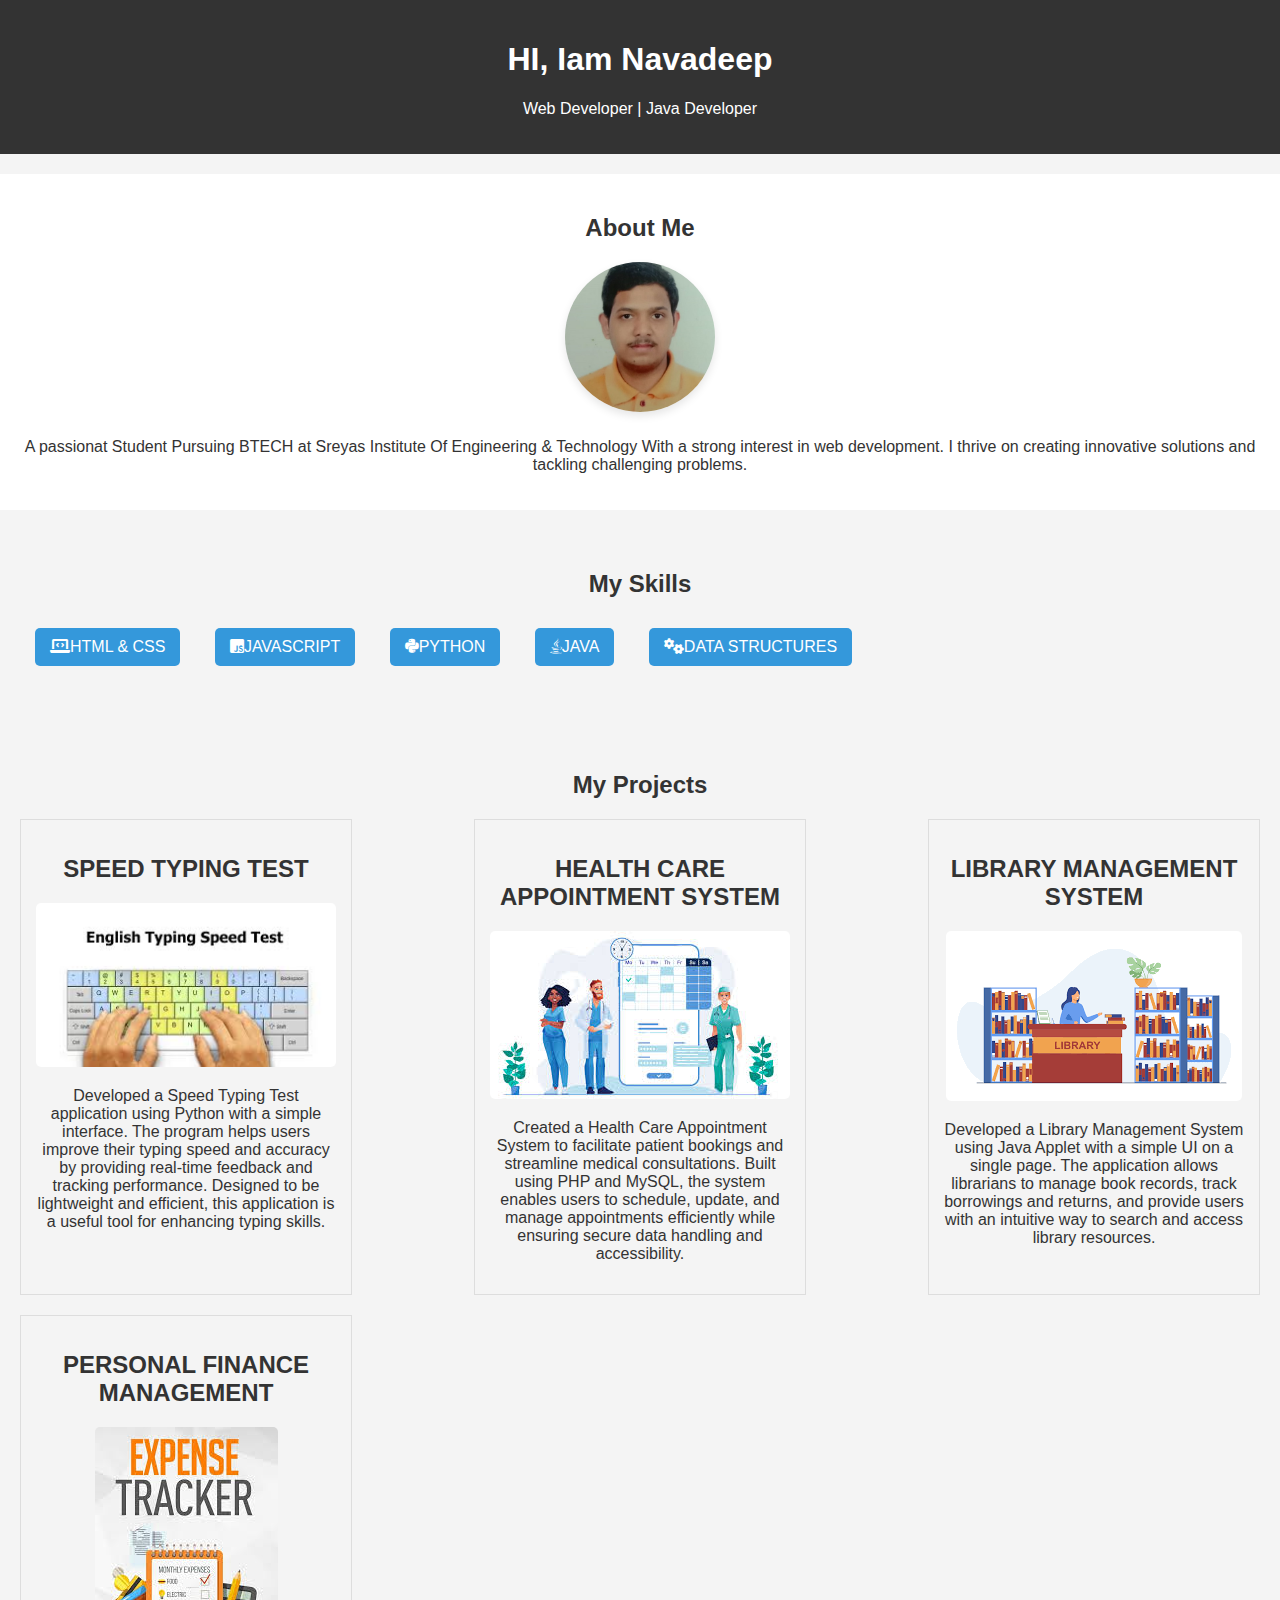
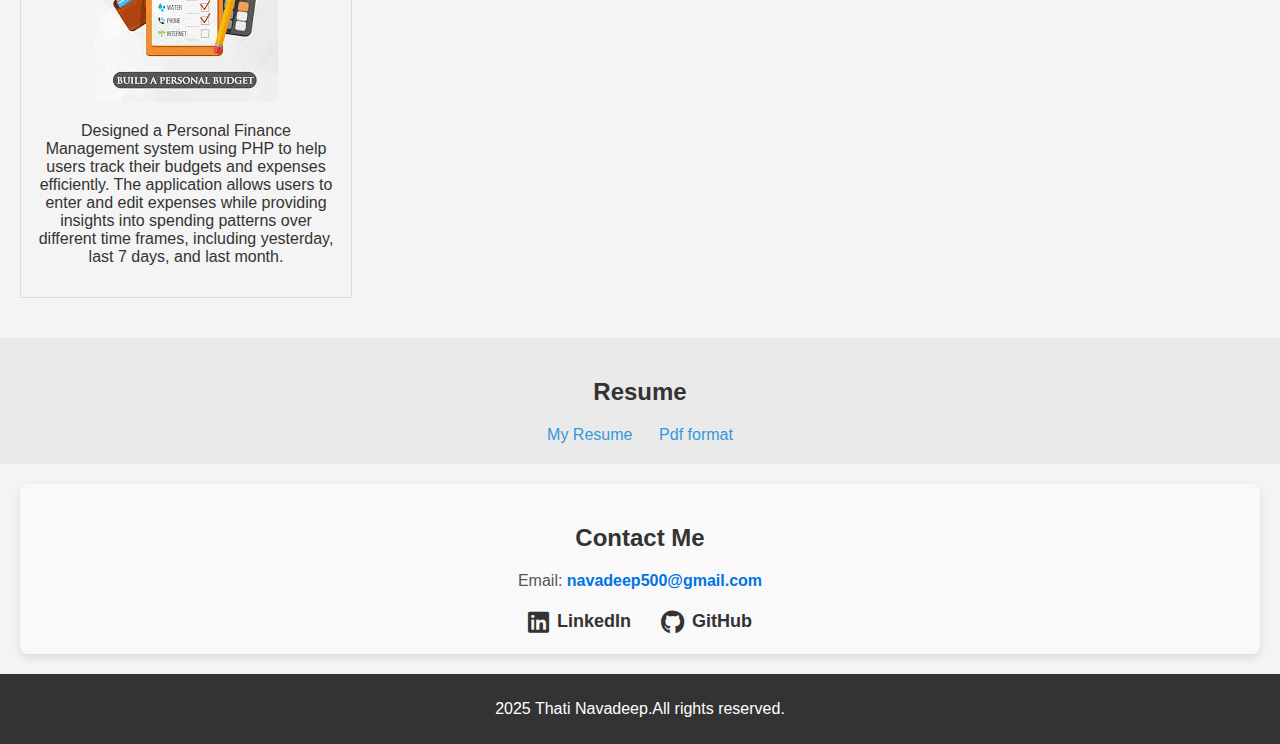
<file: index.html>
<!DOCTYPE html>
<html lang="en">
<head>
    <meta charset="UTF-8">
    <meta name="viewport" content="width=device-width, initial-scale=1.0">
    <link rel="stylesheet" href="styles.css">
    <link href="https://cdnjs.cloudflare.com/ajax/libs/font-awesome/6.0.0-beta3/css/all.min.css" rel="stylesheet">
    <title>T Navadeep</title>
</head>
<body>
    <header class="header">
    <h1>HI, Iam Navadeep</h1>
    <p>Web Developer | Java Developer</p>
    </header>
    <section class="me">
        <h2>About Me</h2>
        <div class="content">
        <img src="p2.jpeg" class="profile">
    <p>A passionat Student Pursuing BTECH at Sreyas Institute Of Engineering & Technology With a strong interest in  web development. I thrive on creating innovative solutions and tackling challenging problems.</p>
        </div>
    </section>
    <section class="skills">
        <h2>My Skills</h2>
        <ul>
            <li>
                <i class="fas fa-laptop-code logo-icon"></i>HTML & CSS</li>
            <li>
                  <i class="fab fa-js-square logo-icon"></i>JAVASCRIPT</li>
            <li>
                    <i class="fab fa-python logo-icon"></i>PYTHON</li>
            <li>
                <i class="fab fa-java logo-icon"></i>JAVA</li>
            <li>
                <i class="fas fa-cogs logo-icon"></i>DATA STRUCTURES</li>
        </ul>
    </section>
    <section class="projects">
        <h2>My Projects</h2>
        <div class="project-list">
            <div class="project">
                <h2>SPEED TYPING TEST</h2>
                <img src="speed.jpg">
                <p>Developed a Speed Typing Test application using Python with a simple interface. The program helps users improve their typing speed and accuracy by providing real-time feedback and tracking performance. Designed to be lightweight and efficient, this application is a useful tool for enhancing typing skills.</p>
            </div>
            <div class="project">
                <h2>HEALTH CARE APPOINTMENT SYSTEM</h2>
                <img src="health.jpg">
                <p>Created a Health Care Appointment System to facilitate patient bookings and streamline medical consultations. Built using PHP and MySQL, the system enables users to schedule, update, and manage appointments efficiently while ensuring secure data handling and accessibility.</p>
            </div>
            <div class="project">
                <h2>LIBRARY MANAGEMENT SYSTEM</h2>
                <img src="library.jpg">
                <p>Developed a Library Management System using Java Applet with a simple UI on a single page. The application allows librarians to manage book records, track borrowings and returns, and provide users with an intuitive way to search and access library resources.</p>
            </div>
            <div class="project">
                <h2>PERSONAL FINANCE MANAGEMENT</h2>
                <img src="finance.jpg">
                <p>Designed a Personal Finance Management system using PHP to help users track their budgets and expenses efficiently. The application allows users to enter and edit expenses while providing insights into spending patterns over different time frames, including yesterday, last 7 days, and last month.</p>
            </div>
            
    </section>
    <section class="resume">
        <h2>Resume</h2>
        <a href="resume.html" >My Resume</a>&nbsp;&nbsp;&nbsp;&nbsp;&nbsp;
        <a href="navadeep resume.pdf" >Pdf format</a>
    </section>

    <section class="contact">
        <h2>Contact Me</h2>
        <p>Email: <a href="mailto:navadeep500@gmail.com" class="email-link">navadeep500@gmail.com</a></p>
        <div class="social-links">
            <a href="https://www.linkedin.com/in/thati-navadeep/" target="_blank" class="social-link">
                <i class="fab fa-linkedin social-icon"></i> LinkedIn
            </a>
            <a href="https://github.com/navadeep2/" target="_blank" class="social-link">
                <i class="fab fa-github social-icon"></i> GitHub
            </a>
        </div>
    </section>
    
    <footer class="footer">
        <p>2025 Thati Navadeep.All rights reserved.</p>
    </footer>
</body>
</html>
</file>
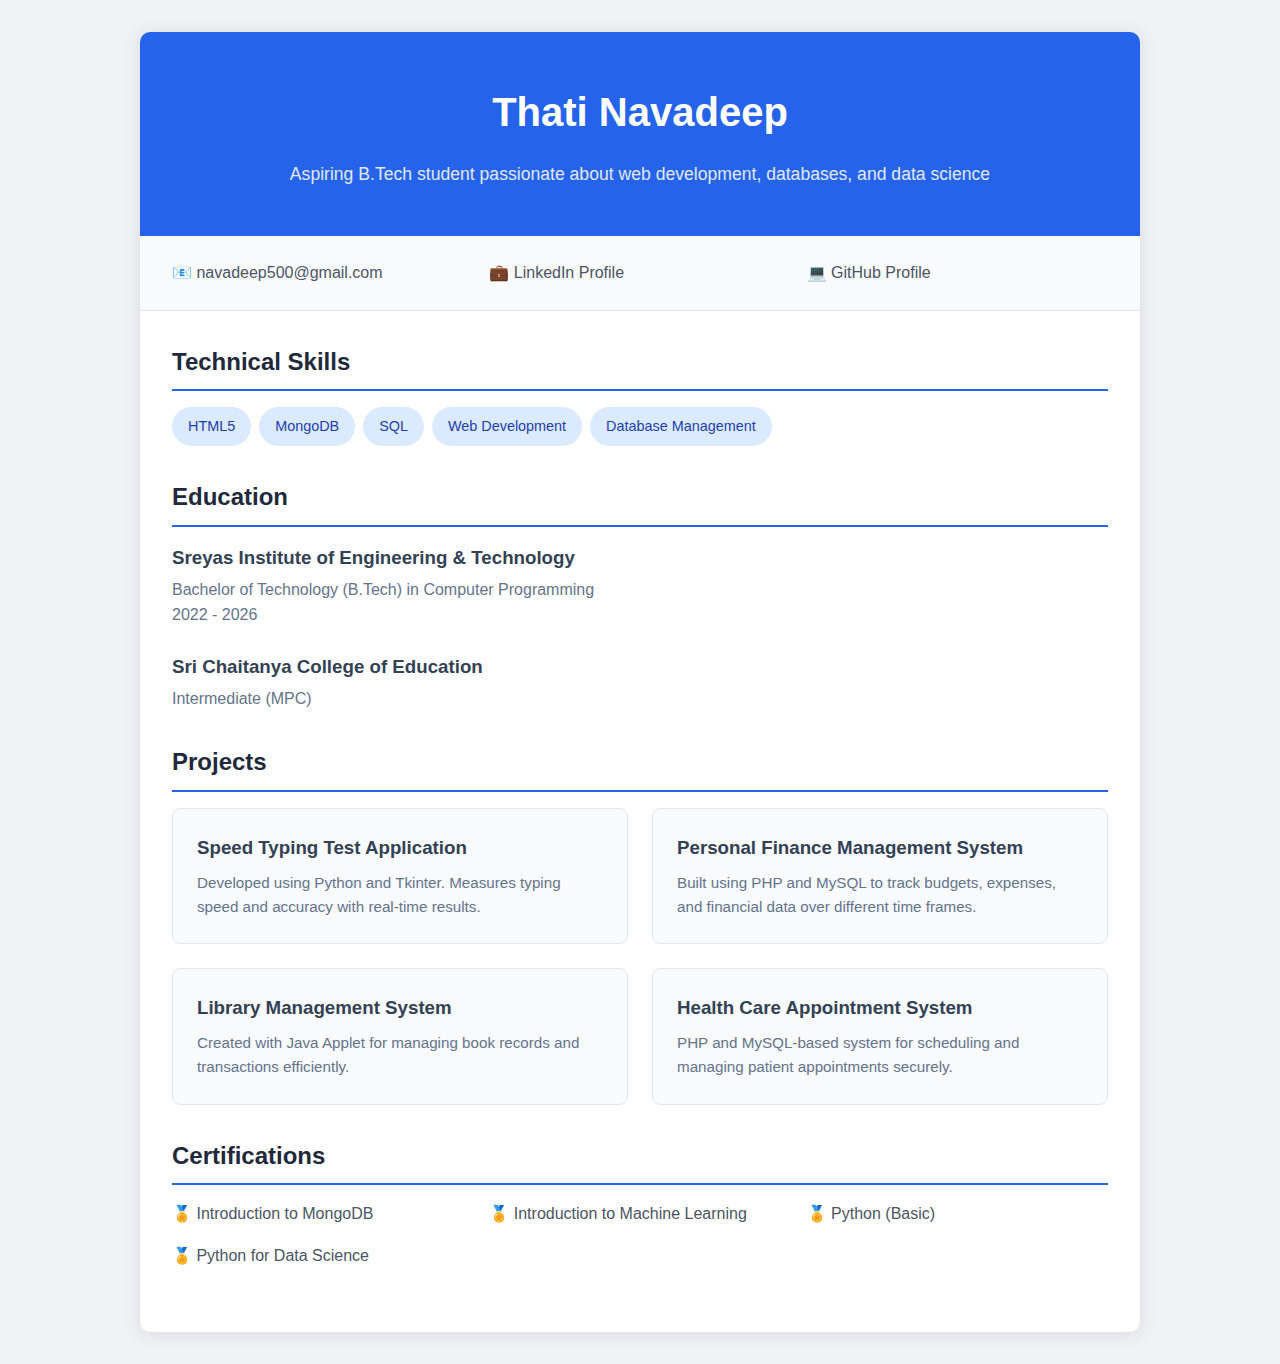
<file: resume.html>
<!DOCTYPE html>
<html lang="en">
<head>
    <meta charset="UTF-8">
    <meta name="viewport" content="width=device-width, initial-scale=1.0">
    <title>Thati Navadeep - Resume</title>
    <style>
        * {
            margin: 0;
            padding: 0;
            box-sizing: border-box;
            font-family: 'Arial', sans-serif;
        }

        body {
            background-color: #f0f2f5;
            padding: 2rem;
            line-height: 1.6;
        }

        .container {
            max-width: 1000px;
            margin: 0 auto;
            background: white;
            box-shadow: 0 2px 20px rgba(0, 0, 0, 0.1);
            border-radius: 10px;
            overflow: hidden;
        }

        .header {
            background: #2563eb;
            color: white;
            padding: 3rem 2rem;
            text-align: center;
        }

        .header h1 {
            font-size: 2.5rem;
            margin-bottom: 1rem;
        }

        .header p {
            color: #e2e8f0;
            font-size: 1.1rem;
        }

        .contact-info {
            display: grid;
            grid-template-columns: repeat(3, 1fr);
            gap: 1rem;
            padding: 1.5rem 2rem;
            background: #f8fafc;
            border-bottom: 1px solid #e2e8f0;
        }

        .contact-info a {
            color: #4b5563;
            text-decoration: none;
            display: flex;
            align-items: center;
            gap: 0.5rem;
        }

        .contact-info a:hover {
            color: #2563eb;
        }

        .main-content {
            padding: 2rem;
        }

        .section {
            margin-bottom: 2rem;
        }

        .section-title {
            color: #1e293b;
            font-size: 1.5rem;
            margin-bottom: 1rem;
            padding-bottom: 0.5rem;
            border-bottom: 2px solid #2563eb;
        }

        .skills-list {
            display: flex;
            flex-wrap: wrap;
            gap: 0.5rem;
            margin-top: 1rem;
        }

        .skill-tag {
            background: #dbeafe;
            color: #1e40af;
            padding: 0.5rem 1rem;
            border-radius: 20px;
            font-size: 0.9rem;
        }

        .education-item {
            margin-bottom: 1.5rem;
        }

        .education-item h3 {
            color: #334155;
            margin-bottom: 0.25rem;
        }

        .education-item p {
            color: #64748b;
        }

        .projects-grid {
            display: grid;
            grid-template-columns: repeat(auto-fit, minmax(300px, 1fr));
            gap: 1.5rem;
            margin-top: 1rem;
        }

        .project-card {
            background: #f8fafc;
            padding: 1.5rem;
            border-radius: 8px;
            border: 1px solid #e2e8f0;
        }

        .project-card h3 {
            color: #334155;
            margin-bottom: 0.5rem;
        }

        .project-card p {
            color: #64748b;
            font-size: 0.95rem;
        }

        .certifications-list {
            display: grid;
            grid-template-columns: repeat(auto-fit, minmax(250px, 1fr));
            gap: 1rem;
            margin-top: 1rem;
        }

        .certification-item {
            display: flex;
            align-items: center;
            gap: 0.5rem;
            color: #4b5563;
        }

        @media print {
            body {
                background: white;
                padding: 0;
            }

            .container {
                box-shadow: none;
            }
        }

        @media (max-width: 768px) {
            body {
                padding: 1rem;
            }

            .header {
                padding: 2rem 1rem;
            }

            .main-content {
                padding: 1rem;
            }

            .contact-info {
                grid-template-columns: 1fr;
            }
        }
    </style>
</head>
<body>
    <div class="container">
        <header class="header">
            <h1>Thati Navadeep</h1>
            <p>Aspiring B.Tech student passionate about web development, databases, and data science</p>
        </header>

        <div class="contact-info">
            <a href="mailto:navadeep500@gmail.com">📧 navadeep500@gmail.com</a>
            <a href="https://www.linkedin.com/in/thati-navadeep" target="_blank">💼 LinkedIn Profile</a>
            <a href="https://github.com/navadeep2/" target="_blank">💻 GitHub Profile</a>
        </div>

        <main class="main-content">
            <section class="section">
                <h2 class="section-title">Technical Skills</h2>
                <div class="skills-list">
                    <span class="skill-tag">HTML5</span>
                    <span class="skill-tag">MongoDB</span>
                    <span class="skill-tag">SQL</span>
                    <span class="skill-tag">Web Development</span>
                    <span class="skill-tag">Database Management</span>
                </div>
            </section>

            <section class="section">
                <h2 class="section-title">Education</h2>
                <div class="education-item">
                    <h3>Sreyas Institute of Engineering & Technology</h3>
                    <p>Bachelor of Technology (B.Tech) in Computer Programming</p>
                    <p>2022 - 2026</p>
                </div>
                <div class="education-item">
                    <h3>Sri Chaitanya College of Education</h3>
                    <p>Intermediate (MPC)</p>
                </div>
            </section>

            <section class="section">
                <h2 class="section-title">Projects</h2>
                <div class="projects-grid">
                    <div class="project-card">
                        <h3>Speed Typing Test Application</h3>
                        <p>Developed using Python and Tkinter. Measures typing speed and accuracy with real-time results.</p>
                    </div>
                    <div class="project-card">
                        <h3>Personal Finance Management System</h3>
                        <p>Built using PHP and MySQL to track budgets, expenses, and financial data over different time frames.</p>
                    </div>
                    <div class="project-card">
                        <h3>Library Management System</h3>
                        <p>Created with Java Applet for managing book records and transactions efficiently.</p>
                    </div>
                    <div class="project-card">
                        <h3>Health Care Appointment System</h3>
                        <p>PHP and MySQL-based system for scheduling and managing patient appointments securely.</p>
                    </div>
                </div>
            </section>

            <section class="section">
                <h2 class="section-title">Certifications</h2>
                <div class="certifications-list">
                    <div class="certification-item">🏅 Introduction to MongoDB</div>
                    <div class="certification-item">🏅 Introduction to Machine Learning</div>
                    <div class="certification-item">🏅 Python (Basic)</div>
                    <div class="certification-item">🏅 Python for Data Science</div>
                </div>
            </section>
        </main>
    </div>
</body>
</html>
</file>
<file: styles.css>
body{
    font-family:Arial, Helvetica, sans-serif;
    margin:0;
    padding:0;
    background-color: #f4f4f4;
    color:#333;
}
h1,h2{
    text-align: center;;
}
section{
    padding:20px;
    margin:20px 0;
}
a{
    color:#3498db;
    text-decoration:none;
}
.header
{
    background:#333;
    color:#fff;
    padding:20px 0;
    text-align:center;
}
.me
{
    background:#fff;
    text-align:center;

}
.me .profile {
    width: 150px; 
    height: 150px; 
    border-radius: 50%; 
    object-fit: cover; 
    box-shadow: 0 4px 8px rgba(0, 0, 0, 0.1); 
}

.content
{
    display:flex;
    flex-direction:column;
    align-items:center;
    gap:10px;
}
.profile:hover{
    transform: scale(1.1);
}

.skills ul{
    list-style:none;
    padding:0;
}

.skills li{
    display:inline-block;
    margin:10px 15px;
    padding:10px 15px;
    background:#3498db;
    color:#fff;
    border-radius:5px;
    animation:fadeIn 1s ease-in-out;
}
projects
{
    background:#fff;
}
.project-list{
    display:flex;
    flex-wrap:wrap;
    justify-content:space-between;
    gap:20px;
}

.project{
    background: #f4f4f4;
    border:1px solid #ddd;
    padding:15px;
    text-align:center;
    width:300px;
    transition:transform 0.3s ease-in-out;
}

.project:hover{
    transform: translateY(1.05);
}

.resume
{
    background:#eaeaea;
    text-align:center;
}

.contact {
    text-align: center;
    margin: 20px;
    padding: 20px;
    background-color: #f9f9f9;
    border-radius: 8px;
    box-shadow: 0 4px 8px rgba(0, 0, 0, 0.1);
}

.contact h2 {
    font-size: 24px;
    margin-bottom: 20px;
}

.contact p {
    font-size: 16px;
    margin: 10px 0;
    color: #555;
}


.contact .email-link {
    text-decoration: none;
    color: #0073e6;
    font-weight: bold;
}

.contact .email-link:hover {
    text-decoration: underline;
}


.contact .social-links {
    margin-top: 20px;
    display: flex;
    justify-content: center;
    gap: 30px; 
}

.contact .social-link {
    display: flex;
    align-items: center;
    text-decoration: none;
    color: #333;
    font-size: 18px;
    font-weight: bold;
    transition: color 0.3s ease;
}

.contact .social-link:hover {
    color: #0073b1; 
}
.contact .social-icon {
    font-size: 24px;
    margin-right: 8px; 
}
.footer{
    background: #333;
    color:#fff;
    text-align: center;
    padding:10px 0;
}

@keyframes fadeIn{
    from
    {
        opacity:0;
        transform: translateY(10px);
    }
    t0{
        opacity:1;
        transform: translateY(0);
    }
}
.project img{
    max-width:100%;
    border-radius: 5px;
}
</file>
